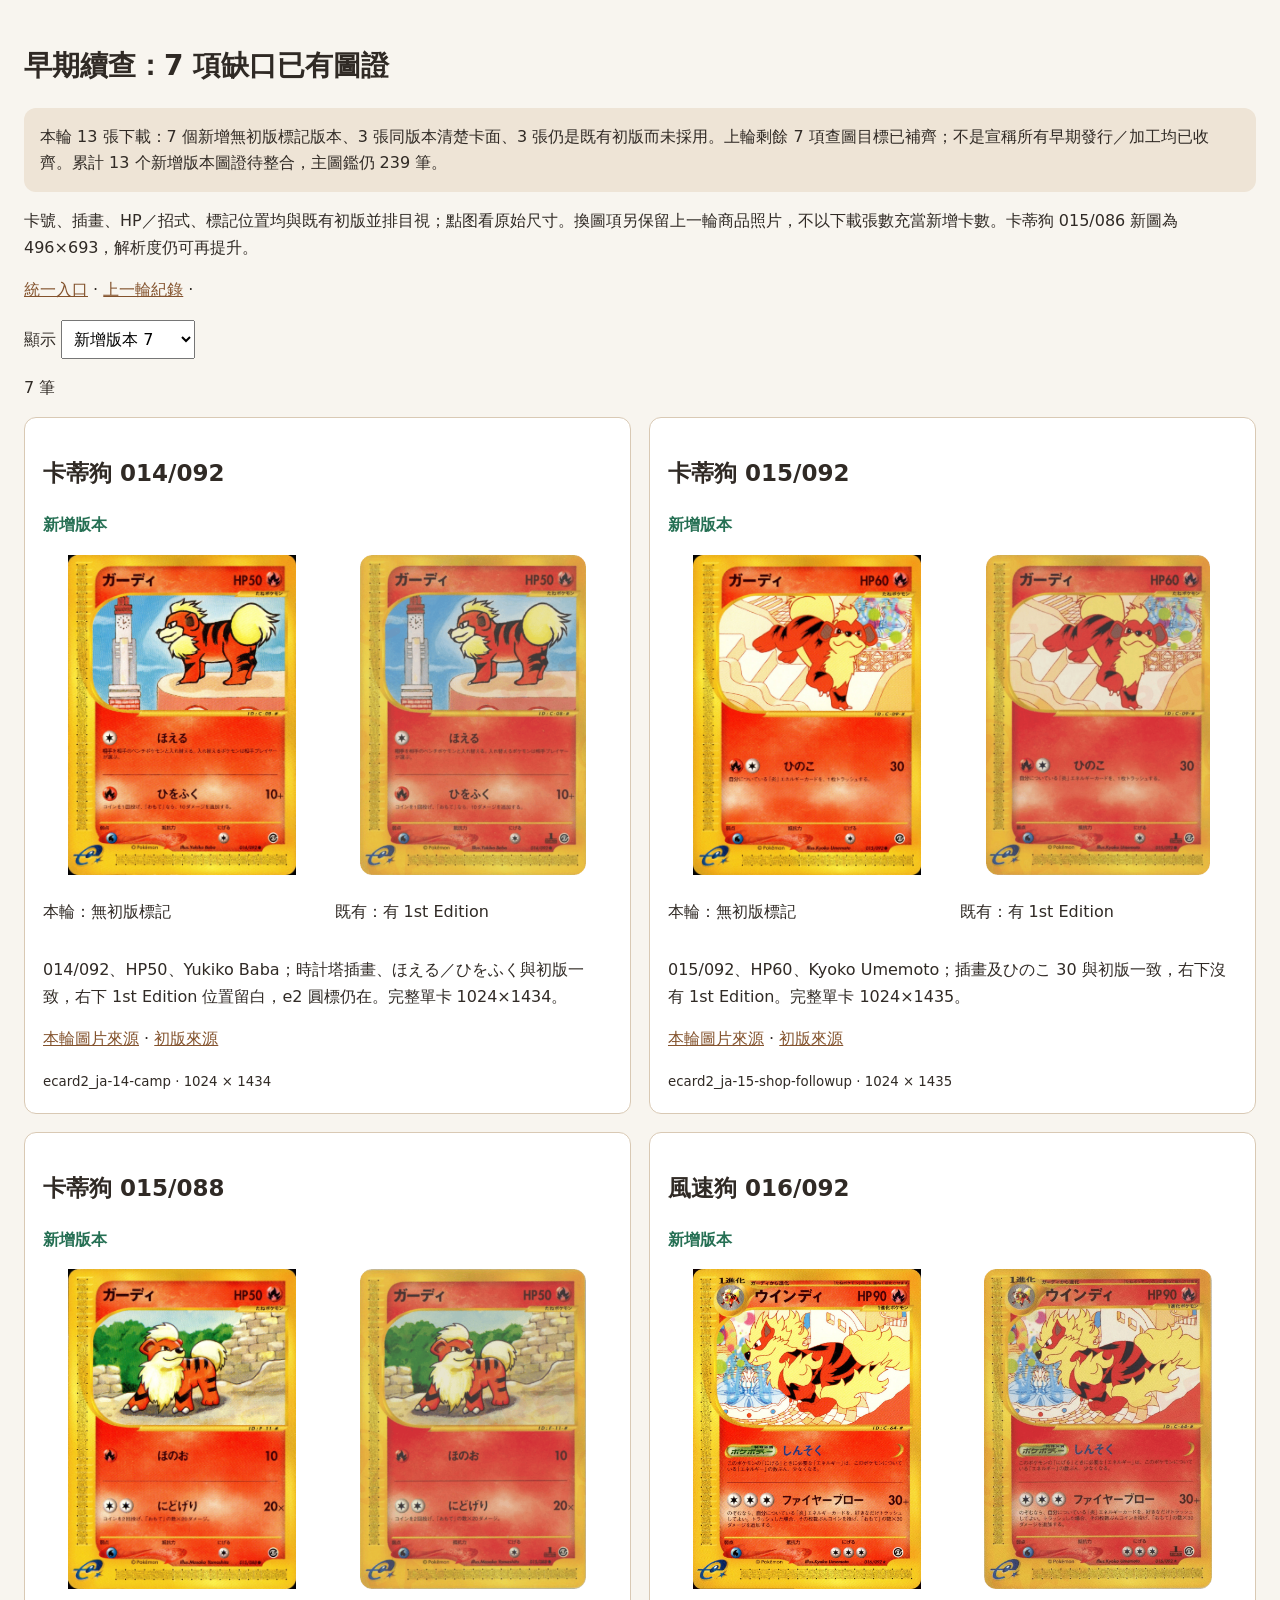
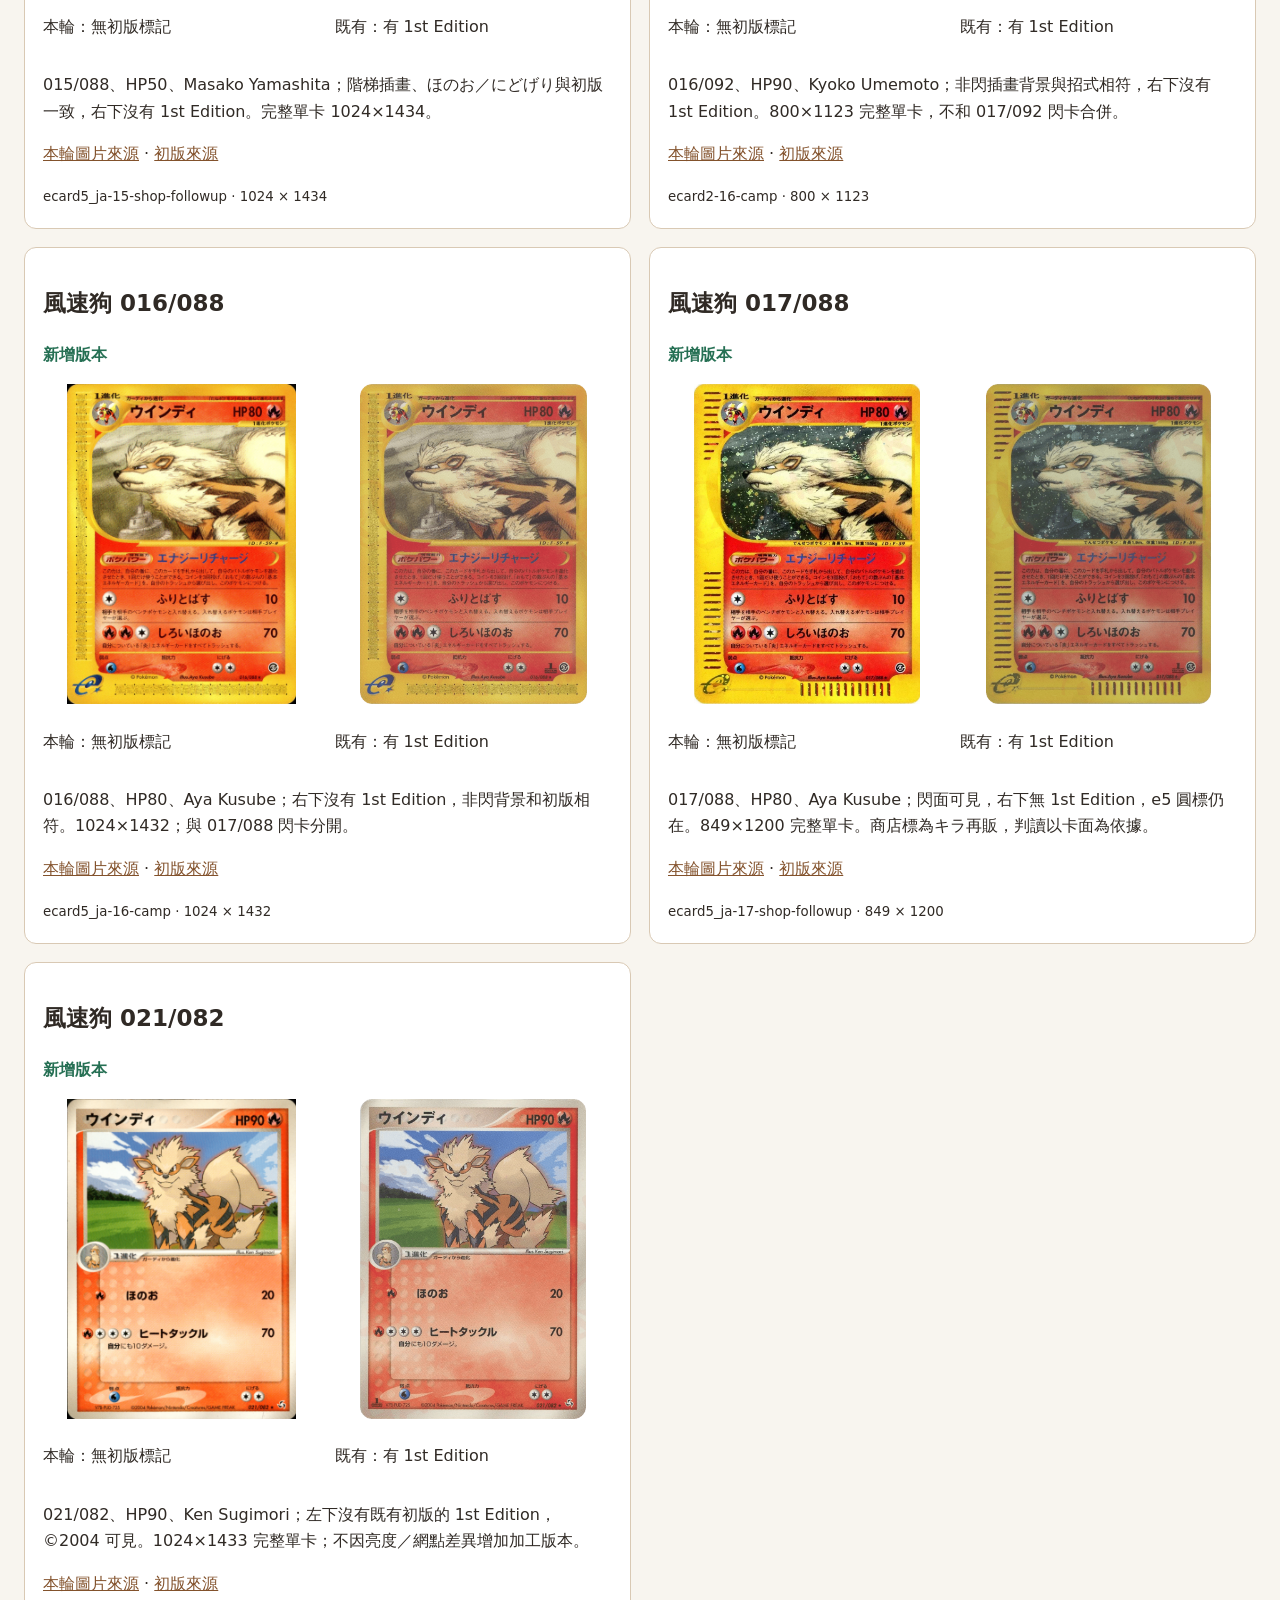
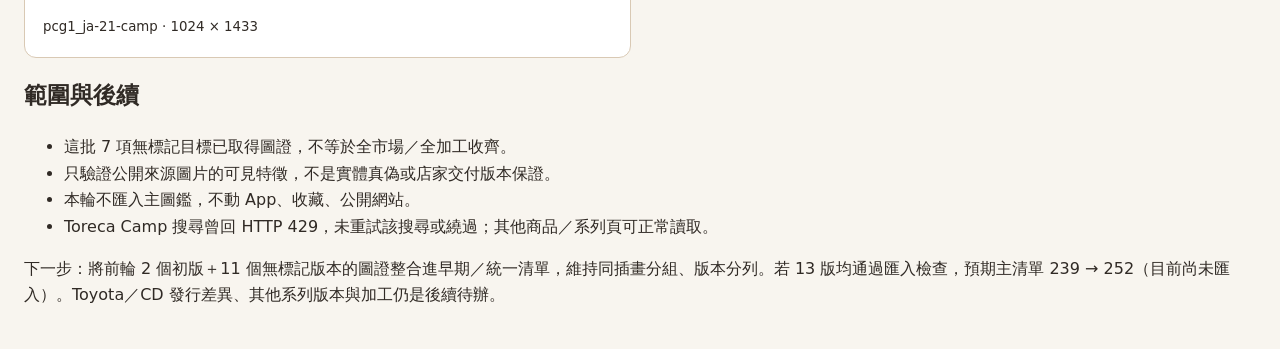
<file: reviews/latest/index.html>
<!doctype html><html lang="zh-Hant"><meta charset="utf-8"><meta name="viewport" content="width=device-width,initial-scale=1"><title>早期續查 · 7 個版本與 3 張換圖</title><style>*{box-sizing:border-box}body{margin:0;background:#f8f5ef;color:#302a25;font:16px/1.65 system-ui}main{max-width:1280px;margin:auto;padding:24px}h1{font-size:28px}h2{font-size:23px}.notice{background:#eee4d6;padding:16px;border-radius:12px}a{color:#83522c}select{font:inherit;padding:8px}.grid{display:grid;grid-template-columns:repeat(2,minmax(0,1fr));gap:18px}article{background:white;border:1px solid #d9c9b4;border-radius:12px;padding:18px;min-width:0;overflow-wrap:anywhere}article[hidden]{display:none}.pair{display:grid;grid-template-columns:1fr 1fr;gap:14px}img{width:100%;height:320px;object-fit:contain}.tag{color:#267054;font-weight:bold}.old{border-top:1px solid #ddd;padding-top:12px}.old img{height:230px}small{overflow-wrap:anywhere}@media(max-width:760px){main{padding:14px}.grid{grid-template-columns:1fr}h1{font-size:24px}.pair img{height:240px}}</style><main><h1>早期續查：7 項缺口已有圖證</h1><p class="notice">本輪 13 張下載：7 個新增無初版標記版本、3 張同版本清楚卡面、3 張仍是既有初版而未採用。上輪剩餘 7 項查圖目標已補齊；不是宣稱所有早期發行／加工均已收齊。累計 13 个新增版本圖證待整合，主圖鑑仍 239 筆。</p><p>卡號、插畫、HP／招式、標記位置均與既有初版並排目視；點图看原始尺寸。換圖項另保留上一輪商品照片，不以下載張數充當新增卡數。卡蒂狗 015/086 新圖為 496×693，解析度仍可再提升。</p><p><a href="../../index.html">統一入口</a> · <a href="../unlimited/index.html">上一輪紀錄</a> · </p><label>顯示 <select id="filter"><option value="new-evidence">新增版本 7</option><option value="image-upgrade">改善主圖 3</option><option value="same-edition">同版不採用 3</option><option value="all">全部 13</option></select></label><p id="count">7 筆</p><div class="grid"><article data-decision="new-evidence" ><h2>卡蒂狗 014/092</h2><p class="tag">新增版本</p><div class="pair"><div><a href="images/c451c840bc3dc88cbf284a8918f576dad3683a48ee9755485d48ed0aefa84f46.jpg" target="_blank" rel="noopener"><img src="images/c451c840bc3dc88cbf284a8918f576dad3683a48ee9755485d48ed0aefa84f46.jpg" alt="本輪 014/092"></a><p>本輪：無初版標記</p></div><div><a href="images/eb201fa0debafdce01bda6c39c98432543634110e601886832306d8edc4515cd.png" target="_blank" rel="noopener"><img src="images/eb201fa0debafdce01bda6c39c98432543634110e601886832306d8edc4515cd.png" alt="既有初版 014/092"></a><p>既有：有 1st Edition</p></div></div><p>014/092、HP50、Yukiko Baba；時計塔插畫、ほえる／ひをふく與初版一致，右下 1st Edition 位置留白，e2 圓標仍在。完整單卡 1024×1434。</p><p><a href="https://torecacamp-pokemon.com/products/rc_itnyb849rjfg_fnxi" target="_blank" rel="noopener">本輪圖片來源</a> · <a href="https://bulbapedia.bulbagarden.net/wiki/Growlithe_(Aquapolis_80)" target="_blank" rel="noopener">初版來源</a></p><small>ecard2_ja-14-camp · 1024 × 1434</small></article><article data-decision="new-evidence" ><h2>卡蒂狗 015/092</h2><p class="tag">新增版本</p><div class="pair"><div><a href="images/58ba7e5c98dd9696bc197940590818743413ec961c9679669cec5769df9575bd.jpg" target="_blank" rel="noopener"><img src="images/58ba7e5c98dd9696bc197940590818743413ec961c9679669cec5769df9575bd.jpg" alt="本輪 015/092"></a><p>本輪：無初版標記</p></div><div><a href="images/018f8ee572e54b3bee4ee40adaa7aded944fb7b88f11d5f5be816c495f0f8a16.png" target="_blank" rel="noopener"><img src="images/018f8ee572e54b3bee4ee40adaa7aded944fb7b88f11d5f5be816c495f0f8a16.png" alt="既有初版 015/092"></a><p>既有：有 1st Edition</p></div></div><p>015/092、HP60、Kyoko Umemoto；插畫及ひのこ 30 與初版一致，右下沒有 1st Edition。完整單卡 1024×1435。</p><p><a href="https://torecacamp-pokemon.com/products/rc_it0b46vq846q_4sbm" target="_blank" rel="noopener">本輪圖片來源</a> · <a href="https://bulbapedia.bulbagarden.net/wiki/Growlithe_(Aquapolis_51)" target="_blank" rel="noopener">初版來源</a></p><small>ecard2_ja-15-shop-followup · 1024 × 1435</small></article><article data-decision="new-evidence" ><h2>卡蒂狗 015/088</h2><p class="tag">新增版本</p><div class="pair"><div><a href="images/80a20781ae2e8866566fff9fe3419be3896e32f077ae0d05bc0d58c6089176c5.jpg" target="_blank" rel="noopener"><img src="images/80a20781ae2e8866566fff9fe3419be3896e32f077ae0d05bc0d58c6089176c5.jpg" alt="本輪 015/088"></a><p>本輪：無初版標記</p></div><div><a href="images/82c35b66739cd088b4102df0eb3d6c44e50d851bbe40b6948fe0fd85067e299b.png" target="_blank" rel="noopener"><img src="images/82c35b66739cd088b4102df0eb3d6c44e50d851bbe40b6948fe0fd85067e299b.png" alt="既有初版 015/088"></a><p>既有：有 1st Edition</p></div></div><p>015/088、HP50、Masako Yamashita；階梯插畫、ほのお／にどげり與初版一致，右下沒有 1st Edition。完整單卡 1024×1434。</p><p><a href="https://torecacamp-pokemon.com/products/rc_itax31oj2r7k_gln5" target="_blank" rel="noopener">本輪圖片來源</a> · <a href="https://bulbapedia.bulbagarden.net/wiki/Growlithe_(Skyridge_62)" target="_blank" rel="noopener">初版來源</a></p><small>ecard5_ja-15-shop-followup · 1024 × 1434</small></article><article data-decision="new-evidence" ><h2>風速狗 016/092</h2><p class="tag">新增版本</p><div class="pair"><div><a href="images/9dd1467a459578f6187fbeb6588e9b8342b23bd5b0eee3c8dfa2f0d55b75a84c.jpg" target="_blank" rel="noopener"><img src="images/9dd1467a459578f6187fbeb6588e9b8342b23bd5b0eee3c8dfa2f0d55b75a84c.jpg" alt="本輪 016/092"></a><p>本輪：無初版標記</p></div><div><a href="images/fda2cd569bb0cf41d1b84d4e17e2d2b25242a82e93b570baf1cd5b7ae6d1e5b3.png" target="_blank" rel="noopener"><img src="images/fda2cd569bb0cf41d1b84d4e17e2d2b25242a82e93b570baf1cd5b7ae6d1e5b3.png" alt="既有初版 016/092"></a><p>既有：有 1st Edition</p></div></div><p>016/092、HP90、Kyoko Umemoto；非閃插畫背景與招式相符，右下沒有 1st Edition。800×1123 完整單卡，不和 017/092 閃卡合併。</p><p><a href="https://torecacamp-pokemon.com/products/rc_itpazv5az7u0_czcr" target="_blank" rel="noopener">本輪圖片來源</a> · <a href="https://bulbapedia.bulbagarden.net/wiki/Arcanine_(Aquapolis_H2)" target="_blank" rel="noopener">初版來源</a></p><small>ecard2-16-camp · 800 × 1123</small></article><article data-decision="new-evidence" ><h2>風速狗 016/088</h2><p class="tag">新增版本</p><div class="pair"><div><a href="images/d5ef71096cc83390db7f7e2016b4c436350ce9112b806f75ef28fb20b932047e.jpg" target="_blank" rel="noopener"><img src="images/d5ef71096cc83390db7f7e2016b4c436350ce9112b806f75ef28fb20b932047e.jpg" alt="本輪 016/088"></a><p>本輪：無初版標記</p></div><div><a href="images/a9d0e2a9210ab8fa30d9b42b8b9fe698f211bc1764581df92b4fb07163658cce.png" target="_blank" rel="noopener"><img src="images/a9d0e2a9210ab8fa30d9b42b8b9fe698f211bc1764581df92b4fb07163658cce.png" alt="既有初版 016/088"></a><p>既有：有 1st Edition</p></div></div><p>016/088、HP80、Aya Kusube；右下沒有 1st Edition，非閃背景和初版相符。1024×1432；與 017/088 閃卡分開。</p><p><a href="https://torecacamp-pokemon.com/products/rc_it1z50rk2k62_8znv" target="_blank" rel="noopener">本輪圖片來源</a> · <a href="https://bulbapedia.bulbagarden.net/wiki/Arcanine_(Skyridge_H2)" target="_blank" rel="noopener">初版來源</a></p><small>ecard5_ja-16-camp · 1024 × 1432</small></article><article data-decision="new-evidence" ><h2>風速狗 017/088</h2><p class="tag">新增版本</p><div class="pair"><div><a href="images/69aa1c931b837176cf3b2aa2202c674b679a2a3d23e52e172a3f5169f1a5399f.jpg" target="_blank" rel="noopener"><img src="images/69aa1c931b837176cf3b2aa2202c674b679a2a3d23e52e172a3f5169f1a5399f.jpg" alt="本輪 017/088"></a><p>本輪：無初版標記</p></div><div><a href="images/4934779a9ca322ac075e856705c588bde416291f34cb7730c5c80f1991a20fe2.png" target="_blank" rel="noopener"><img src="images/4934779a9ca322ac075e856705c588bde416291f34cb7730c5c80f1991a20fe2.png" alt="既有初版 017/088"></a><p>既有：有 1st Edition</p></div></div><p>017/088、HP80、Aya Kusube；閃面可見，右下無 1st Edition，e5 圓標仍在。849×1200 完整單卡。商店標為キラ再販，判讀以卡面為依據。</p><p><a href="https://www.hareruya2.com/en/products/9064102068544" target="_blank" rel="noopener">本輪圖片來源</a> · <a href="https://bulbapedia.bulbagarden.net/wiki/Arcanine_(Skyridge_H2)" target="_blank" rel="noopener">初版來源</a></p><small>ecard5_ja-17-shop-followup · 849 × 1200</small></article><article data-decision="new-evidence" ><h2>風速狗 021/082</h2><p class="tag">新增版本</p><div class="pair"><div><a href="images/217977c055cabe08b64a44f538178422a81aa1d2280e59149d612a4a6b08bef6.png" target="_blank" rel="noopener"><img src="images/217977c055cabe08b64a44f538178422a81aa1d2280e59149d612a4a6b08bef6.png" alt="本輪 021/082"></a><p>本輪：無初版標記</p></div><div><a href="images/00458b16d9df4950d1dfd5608516641562a9866c03a60e8884869567256785cc.png" target="_blank" rel="noopener"><img src="images/00458b16d9df4950d1dfd5608516641562a9866c03a60e8884869567256785cc.png" alt="既有初版 021/082"></a><p>既有：有 1st Edition</p></div></div><p>021/082、HP90、Ken Sugimori；左下沒有既有初版的 1st Edition，©2004 可見。1024×1433 完整單卡；不因亮度／網點差異增加加工版本。</p><p><a href="https://torecacamp-pokemon.com/products/rc_itpckn9hcrdi_whbf" target="_blank" rel="noopener">本輪圖片來源</a> · <a href="https://bulbapedia.bulbagarden.net/wiki/Arcanine_(EX_FireRed_%26_LeafGreen_18)" target="_blank" rel="noopener">初版來源</a></p><small>pcg1_ja-21-camp · 1024 × 1433</small></article><article data-decision="image-upgrade" hidden><h2>卡蒂狗 013/080</h2><p class="tag">改善主圖</p><div class="pair"><div><a href="images/d244979bde2a7f1737ba9c4c65a65ebbb2f4a80408982821c0a484771dc528d5.jpg" target="_blank" rel="noopener"><img src="images/d244979bde2a7f1737ba9c4c65a65ebbb2f4a80408982821c0a484771dc528d5.jpg" alt="本輪 013/080"></a><p>本輪：無初版標記</p></div><div><a href="images/b7410b8f61ea6a78f3b0cce68131eceac69002ca7752d3b6ce7903805e9ebe3a.png" target="_blank" rel="noopener"><img src="images/b7410b8f61ea6a78f3b0cce68131eceac69002ca7752d3b6ce7903805e9ebe3a.png" alt="既有初版 013/080"></a><p>既有：有 1st Edition</p></div></div><p>013/080、HP50、Hajime Kusajima，左下無初版標記，與上輪雙卡照右側同版。取得 1024×1436 完整單卡，改善透視與雙卡構圖；不算新增版本。</p><div class="old"><a href="images/9356c48b3f30febd577aaf4fc1d1f9919704cc418f925b10c817b7797cb08421.jpg" target="_blank" rel="noopener"><img src="images/9356c48b3f30febd577aaf4fc1d1f9919704cc418f925b10c817b7797cb08421.jpg" alt="上輪同版商品照"></a><p>上輪同一無標記版本（保留，不再新增） · <a href="https://paypayfleamarket.yahoo.co.jp/item/z565118998" target="_blank" rel="noopener">原來源</a></p></div><p><a href="https://torecacamp-pokemon.com/products/rc_it829hd8uyjs_uwgf" target="_blank" rel="noopener">本輪圖片來源</a> · <a href="https://bulbapedia.bulbagarden.net/wiki/Growlithe_(EX_Sandstorm_65)" target="_blank" rel="noopener">初版來源</a></p><small>adv4_ja-13-shop-followup · 1024 × 1436</small></article><article data-decision="image-upgrade" hidden><h2>風速狗 017/092</h2><p class="tag">改善主圖</p><div class="pair"><div><a href="images/c53fbb4e4fbea606a75e9a1890cb7e1c47d539335b9269aff167289b97992cf0.jpg" target="_blank" rel="noopener"><img src="images/c53fbb4e4fbea606a75e9a1890cb7e1c47d539335b9269aff167289b97992cf0.jpg" alt="本輪 017/092"></a><p>本輪：無初版標記</p></div><div><a href="images/db6b169b2fc31c314a64cdf35876ad0f9833fcd76e4907086abac38bb684593c.png" target="_blank" rel="noopener"><img src="images/db6b169b2fc31c314a64cdf35876ad0f9833fcd76e4907086abac38bb684593c.png" alt="既有初版 017/092"></a><p>既有：有 1st Edition</p></div></div><p>017/092、HP90、Kyoko Umemoto，右下無初版標記、閃面可見，與上輪鑑定殼照片同版。735×1037 完整卡面，不含鑑定殼；不算新增版本。</p><div class="old"><a href="images/b476835decf9f6065f6d30272ca46007d41caaaa82f141c1eceb9fe122c0dc6f.jpg" target="_blank" rel="noopener"><img src="images/b476835decf9f6065f6d30272ca46007d41caaaa82f141c1eceb9fe122c0dc6f.jpg" alt="上輪同版商品照"></a><p>上輪同一無標記版本（保留，不再新增） · <a href="https://magi.camp/items/1696556167" target="_blank" rel="noopener">原來源</a></p></div><p><a href="https://www.hareruya2.com/en/products/9064030929216" target="_blank" rel="noopener">本輪圖片來源</a> · <a href="https://bulbapedia.bulbagarden.net/wiki/Arcanine_(Aquapolis_H2)" target="_blank" rel="noopener">初版來源</a></p><small>ecard2_ja-17-shop-followup · 735 × 1037</small></article><article data-decision="image-upgrade" hidden><h2>卡蒂狗 015/086</h2><p class="tag">改善主圖</p><div class="pair"><div><a href="images/3f34a23bfc1962a837143b26d70aa27679a47c136e8cb9f41f5d8c35531016f6.jpg" target="_blank" rel="noopener"><img src="images/3f34a23bfc1962a837143b26d70aa27679a47c136e8cb9f41f5d8c35531016f6.jpg" alt="本輪 015/086"></a><p>本輪：無初版標記</p></div><div><a href="images/a50573f29c4efc3cebfef952125df2f3775cba7e149b44a707ba4a5cf15158ff.png" target="_blank" rel="noopener"><img src="images/a50573f29c4efc3cebfef952125df2f3775cba7e149b44a707ba4a5cf15158ff.png" alt="既有初版 015/086"></a><p>既有：有 1st Edition</p></div></div><p>015/086、HP50、Kanako Eo，左下無初版標記，©2005；與上輪 Yahoo 商品照同版。完整卡面 496×693，雖然檔案尺寸較小，卡面佔滿畫面且無右下大片反光，比原含白邊透視照更適合展示；解析度仍可改善。</p><div class="old"><a href="images/94fb4fecc77fd9ad4268ded34fab9a7bc02b72028992b34d51b21a84aff6f730.jpg" target="_blank" rel="noopener"><img src="images/94fb4fecc77fd9ad4268ded34fab9a7bc02b72028992b34d51b21a84aff6f730.jpg" alt="上輪同版商品照"></a><p>上輪同一無標記版本（保留，不再新增） · <a href="https://store.shopping.yahoo.co.jp/furiiaiyk/ph74.html" target="_blank" rel="noopener">原來源</a></p></div><p><a href="https://torecacamp-pokemon.com/products/rc_it63s9d5kon8_2ni4" target="_blank" rel="noopener">本輪圖片來源</a> · <a href="https://bulbapedia.bulbagarden.net/wiki/Growlithe_(EX_Legend_Maker_55)" target="_blank" rel="noopener">初版來源</a></p><small>pcg5-15-camp · 496 × 693</small></article><article data-decision="same-edition" hidden><h2>風速狗 021/082</h2><p class="tag">同版不採用</p><div class="pair"><div><a href="images/67f6aa4664d8b50ed08f53b69ff2a747258fc1d9d82c3e2a71a8e8325956a7c4.jpg" target="_blank" rel="noopener"><img src="images/67f6aa4664d8b50ed08f53b69ff2a747258fc1d9d82c3e2a71a8e8325956a7c4.jpg" alt="本輪 021/082"></a><p>本輪：有 1st Edition</p></div><div><a href="images/00458b16d9df4950d1dfd5608516641562a9866c03a60e8884869567256785cc.png" target="_blank" rel="noopener"><img src="images/00458b16d9df4950d1dfd5608516641562a9866c03a60e8884869567256785cc.png" alt="既有初版 021/082"></a><p>既有：有 1st Edition</p></div></div><p>晴れる屋2 的 021/082 圖左下仍有 1st Edition，與既有初版相同，不採用為無標記版。</p><p><a href="https://www.hareruya2.com/en/products/9014052323648" target="_blank" rel="noopener">本輪圖片來源</a> · <a href="https://bulbapedia.bulbagarden.net/wiki/Arcanine_(EX_FireRed_%26_LeafGreen_18)" target="_blank" rel="noopener">初版來源</a></p><small>pcg1_ja-21-shop-followup · 740 × 1044</small></article><article data-decision="same-edition" hidden><h2>風速狗 016/088</h2><p class="tag">同版不採用</p><div class="pair"><div><a href="images/0b970066fb3bde04a80e215eb8d8ac989213c7d30b1e4b9372f1a7795ed8e336.jpg" target="_blank" rel="noopener"><img src="images/0b970066fb3bde04a80e215eb8d8ac989213c7d30b1e4b9372f1a7795ed8e336.jpg" alt="本輪 016/088"></a><p>本輪：有 1st Edition</p></div><div><a href="images/a9d0e2a9210ab8fa30d9b42b8b9fe698f211bc1764581df92b4fb07163658cce.png" target="_blank" rel="noopener"><img src="images/a9d0e2a9210ab8fa30d9b42b8b9fe698f211bc1764581df92b4fb07163658cce.png" alt="既有初版 016/088"></a><p>既有：有 1st Edition</p></div></div><p>晴れる屋2 的 016/088 圖右下仍有 1st Edition，與既有初版相同。</p><p><a href="https://www.hareruya2.com/en/products/9013967618368" target="_blank" rel="noopener">本輪圖片來源</a> · <a href="https://bulbapedia.bulbagarden.net/wiki/Arcanine_(Skyridge_H2)" target="_blank" rel="noopener">初版來源</a></p><small>ecard5-16-hareruya · 740 × 1042</small></article><article data-decision="same-edition" hidden><h2>風速狗 016/092</h2><p class="tag">同版不採用</p><div class="pair"><div><a href="images/60b73e6cb4517be1c6603ec89b6a44b9957f78ea8e4728e8dccd3aa5cd9ef20a.jpg" target="_blank" rel="noopener"><img src="images/60b73e6cb4517be1c6603ec89b6a44b9957f78ea8e4728e8dccd3aa5cd9ef20a.jpg" alt="本輪 016/092"></a><p>本輪：有 1st Edition</p></div><div><a href="images/fda2cd569bb0cf41d1b84d4e17e2d2b25242a82e93b570baf1cd5b7ae6d1e5b3.png" target="_blank" rel="noopener"><img src="images/fda2cd569bb0cf41d1b84d4e17e2d2b25242a82e93b570baf1cd5b7ae6d1e5b3.png" alt="既有初版 016/092"></a><p>既有：有 1st Edition</p></div></div><p>晴れる屋2 的 016/092 圖右下仍有 1st Edition，與既有初版相同。</p><p><a href="https://www.hareruya2.com/en/products/9013894873408" target="_blank" rel="noopener">本輪圖片來源</a> · <a href="https://bulbapedia.bulbagarden.net/wiki/Arcanine_(Aquapolis_H2)" target="_blank" rel="noopener">初版來源</a></p><small>ecard2-16-hareruya · 743 × 1039</small></article></div><h2>範圍與後續</h2><ul><li>這批 7 項無標記目標已取得圖證，不等於全市場／全加工收齊。</li><li>只驗證公開來源圖片的可見特徵，不是實體真偽或店家交付版本保證。</li><li>本輪不匯入主圖鑑，不動 App、收藏、公開網站。</li><li>Toreca Camp 搜尋曾回 HTTP 429，未重試該搜尋或繞過；其他商品／系列頁可正常讀取。</li></ul><p>下一步：將前輪 2 個初版＋11 個無標記版本的圖證整合進早期／統一清單，維持同插畫分組、版本分列。若 13 版均通過匯入檢查，預期主清單 239 → 252（目前尚未匯入）。Toyota／CD 發行差異、其他系列版本與加工仍是後續待辦。</p></main><script>document.getElementById('filter').addEventListener('change',e=>{let n=0;for(const row of document.querySelectorAll('article')){row.hidden=e.target.value!=='all'&&row.dataset.decision!==e.target.value;if(!row.hidden)n++;}document.getElementById('count').textContent=n+' 筆';});</script></html>
</file>
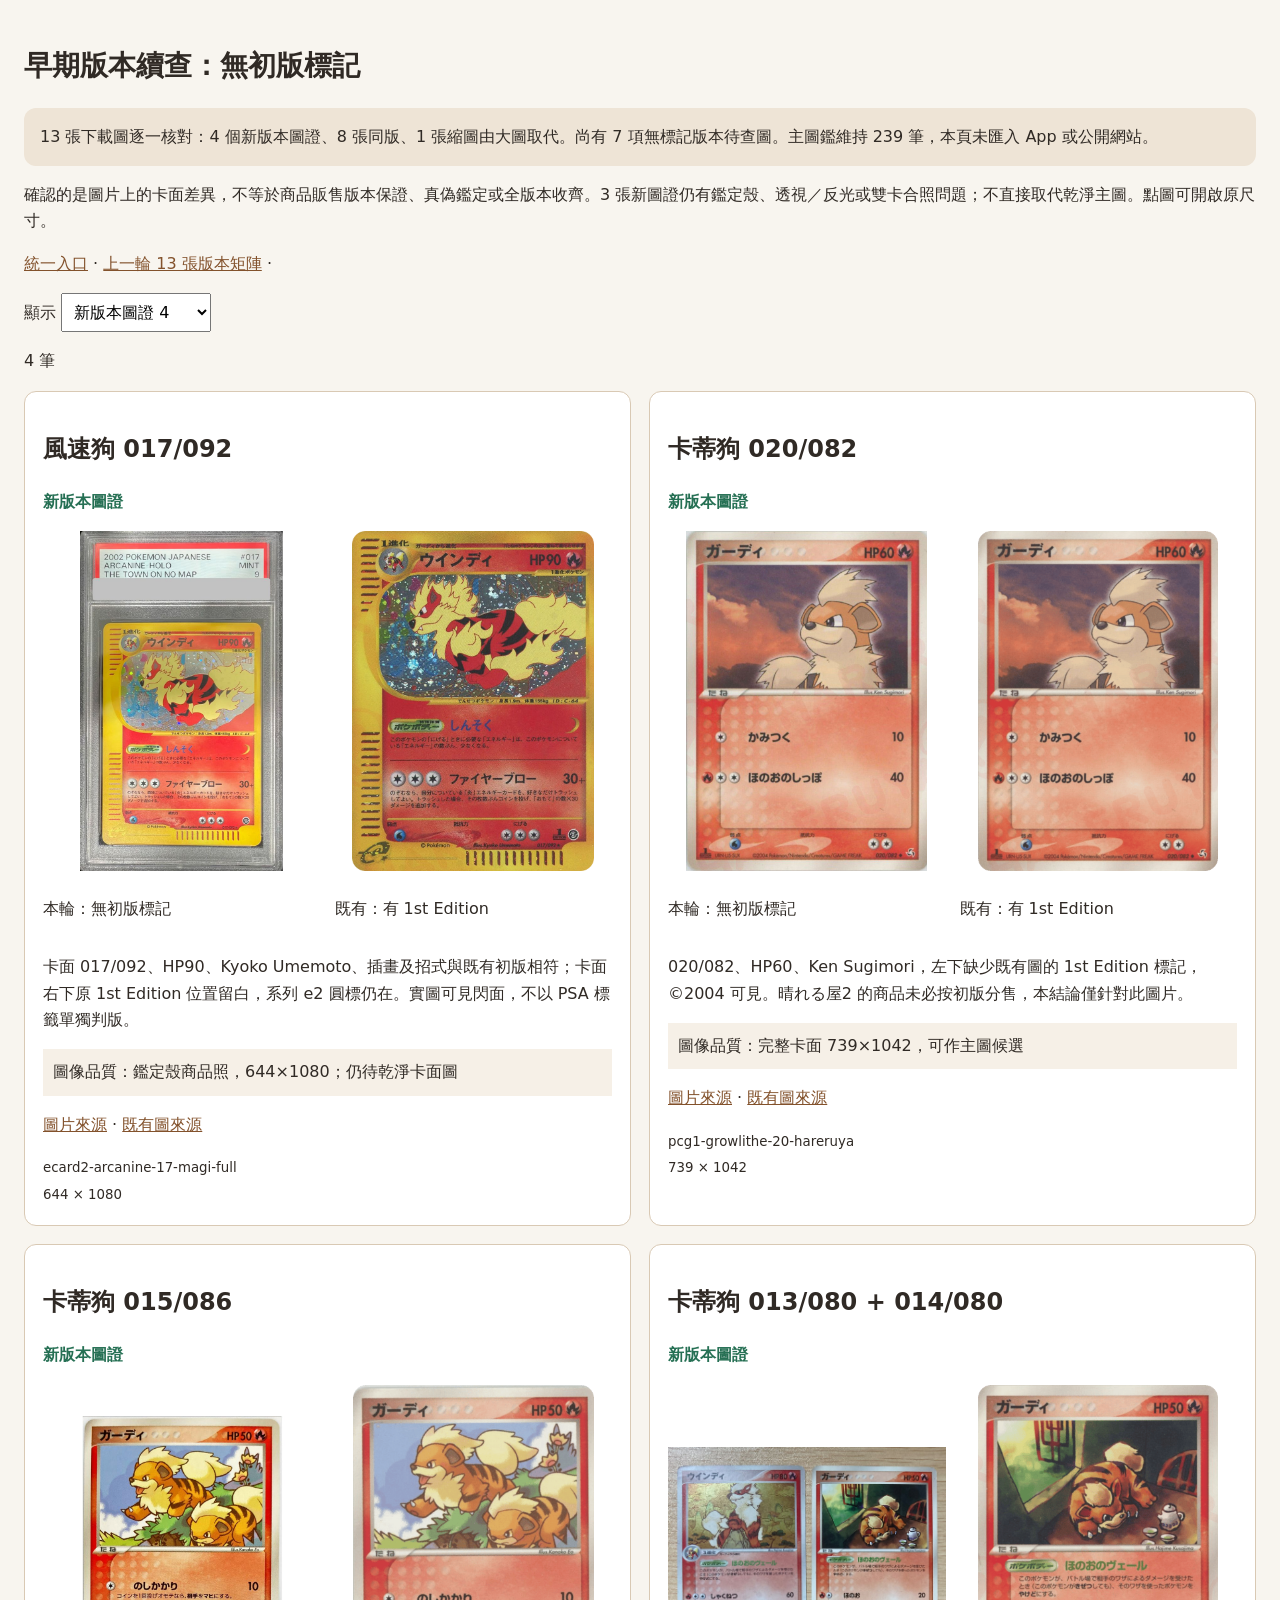
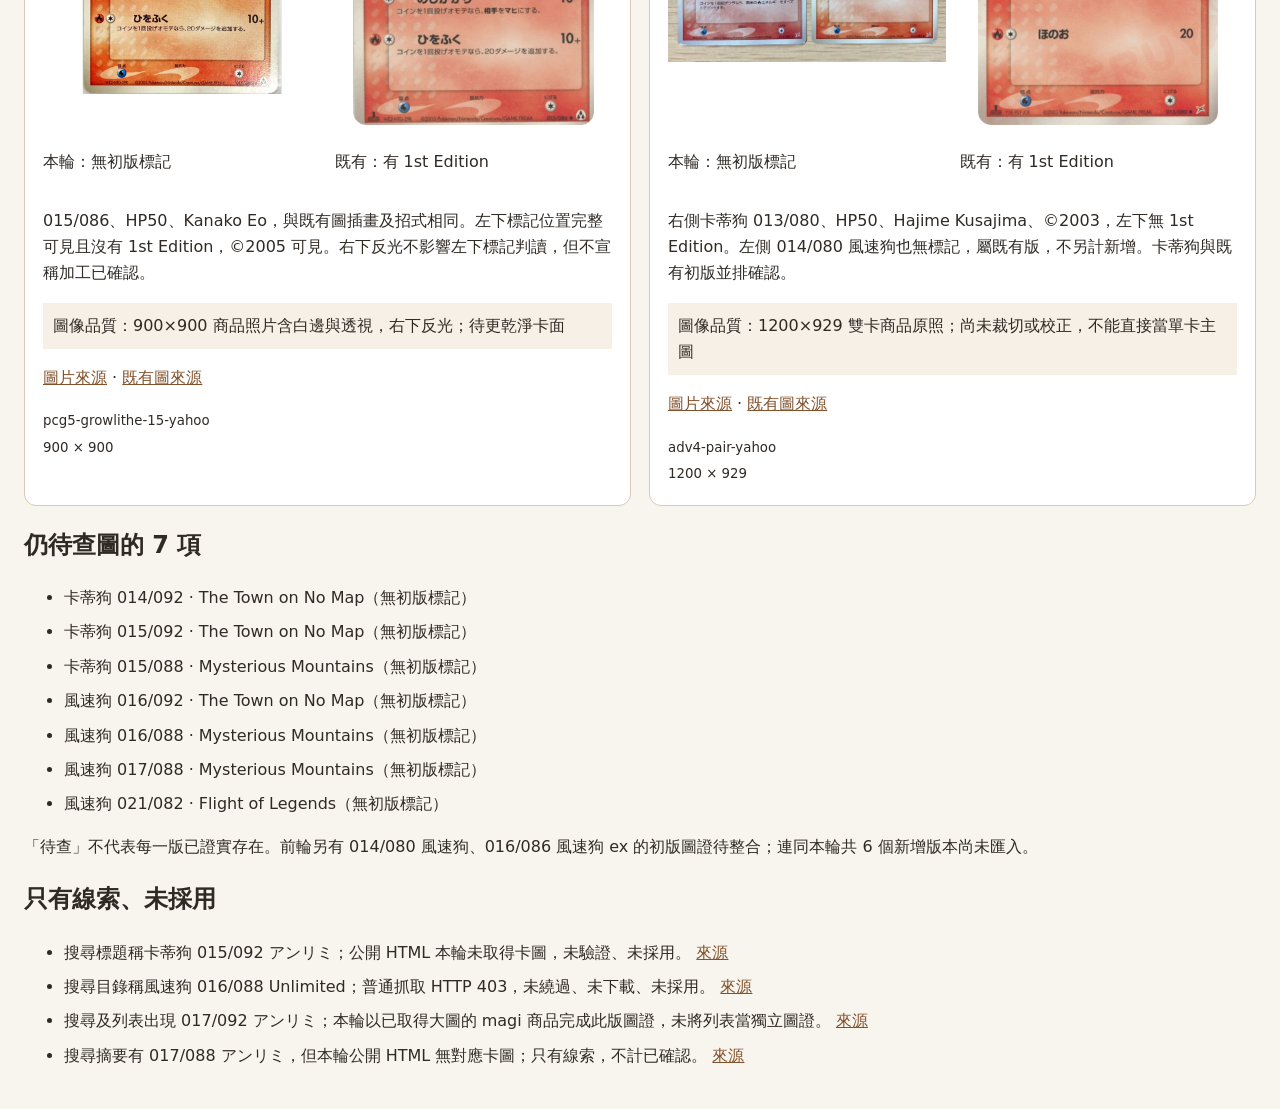
<file: reviews/unlimited/index.html>
<!doctype html><html lang="zh-Hant"><meta charset="utf-8"><meta name="viewport" content="width=device-width,initial-scale=1"><title>無初版標記補查 · 4 個新版本圖證</title><style>*{box-sizing:border-box}body{margin:0;background:#f8f5ef;color:#302a25;font:16px/1.65 system-ui}main{max-width:1280px;margin:auto;padding:24px}h1{font-size:28px}.notice{background:#eee4d6;padding:16px;border-radius:12px}a{color:#83522c}select{font:inherit;padding:8px}.grid{display:grid;grid-template-columns:repeat(2,minmax(0,1fr));gap:18px}article{background:white;border:1px solid #d9c9b4;border-radius:12px;padding:18px;min-width:0;overflow-wrap:anywhere}article[hidden]{display:none}.pair{display:grid;grid-template-columns:1fr 1fr;gap:14px}img{width:100%;height:340px;object-fit:contain}.tag{color:#267054;font-weight:bold}.quality{background:#f6f0e7;padding:10px}small{overflow-wrap:anywhere}li{margin:8px 0}@media(max-width:760px){main{padding:14px}.grid{grid-template-columns:1fr}h1{font-size:24px}.pair img{height:240px}}</style><main><h1>早期版本續查：無初版標記</h1><p class="notice">13 張下載圖逐一核對：4 個新版本圖證、8 張同版、1 張縮圖由大圖取代。尚有 7 項無標記版本待查圖。主圖鑑維持 239 筆，本頁未匯入 App 或公開網站。</p><p>確認的是圖片上的卡面差異，不等於商品販售版本保證、真偽鑑定或全版本收齊。3 張新圖證仍有鑑定殼、透視／反光或雙卡合照問題；不直接取代乾淨主圖。點圖可開啟原尺寸。</p><p><a href="../../index.html">統一入口</a> · <a href="../versions/index.html">上一輪 13 張版本矩陣</a> · </p><label>顯示 <select id="filter"><option value="new-evidence">新版本圖證 4</option><option value="same-edition">同版，不新增 8</option><option value="superseded">縮圖 1</option><option value="all">全部下載圖 13</option></select></label><p id="count">4 筆</p><div class="grid"><article data-decision="new-evidence" ><h2>風速狗 017/092</h2><p class="tag">新版本圖證</p><div class="pair"><div><a href="images/b476835decf9f6065f6d30272ca46007d41caaaa82f141c1eceb9fe122c0dc6f.jpg" target="_blank" rel="noopener"><img src="images/b476835decf9f6065f6d30272ca46007d41caaaa82f141c1eceb9fe122c0dc6f.jpg" alt="本輪 017/092"></a><p>本輪：無初版標記</p></div><div><a href="images/db6b169b2fc31c314a64cdf35876ad0f9833fcd76e4907086abac38bb684593c.png" target="_blank" rel="noopener"><img src="images/db6b169b2fc31c314a64cdf35876ad0f9833fcd76e4907086abac38bb684593c.png" alt="既有初版 017/092"></a><p>既有：有 1st Edition</p></div></div><p>卡面 017/092、HP90、Kyoko Umemoto、插畫及招式與既有初版相符；卡面右下原 1st Edition 位置留白，系列 e2 圓標仍在。實圖可見閃面，不以 PSA 標籤單獨判版。</p><p class="quality">圖像品質：鑑定殼商品照，644×1080；仍待乾淨卡面圖</p><p><a href="https://magi.camp/items/1696556167" target="_blank" rel="noopener">圖片來源</a> · <a href="https://bulbapedia.bulbagarden.net/wiki/Arcanine_(Aquapolis_H2)" target="_blank" rel="noopener">既有圖來源</a></p><small>ecard2-arcanine-17-magi-full<br>644 × 1080</small></article><article data-decision="new-evidence" ><h2>卡蒂狗 020/082</h2><p class="tag">新版本圖證</p><div class="pair"><div><a href="images/8a349031f5a4a8705b5f293ac2ed27b2fedde7296fdf241884ef58ba71c55a54.jpg" target="_blank" rel="noopener"><img src="images/8a349031f5a4a8705b5f293ac2ed27b2fedde7296fdf241884ef58ba71c55a54.jpg" alt="本輪 020/082"></a><p>本輪：無初版標記</p></div><div><a href="images/29e199054abd9ee13d7c2ff8c74b8566b72fb11d36aaac5e7c9d3a233d9425ef.png" target="_blank" rel="noopener"><img src="images/29e199054abd9ee13d7c2ff8c74b8566b72fb11d36aaac5e7c9d3a233d9425ef.png" alt="既有初版 020/082"></a><p>既有：有 1st Edition</p></div></div><p>020/082、HP60、Ken Sugimori，左下缺少既有圖的 1st Edition 標記，©2004 可見。晴れる屋2 的商品未必按初版分售，本結論僅針對此圖片。</p><p class="quality">圖像品質：完整卡面 739×1042，可作主圖候選</p><p><a href="https://www.hareruya2.com/en/products/9014051045696" target="_blank" rel="noopener">圖片來源</a> · <a href="https://bulbapedia.bulbagarden.net/wiki/Growlithe_(EX_FireRed_%26_LeafGreen_64)" target="_blank" rel="noopener">既有圖來源</a></p><small>pcg1-growlithe-20-hareruya<br>739 × 1042</small></article><article data-decision="new-evidence" ><h2>卡蒂狗 015/086</h2><p class="tag">新版本圖證</p><div class="pair"><div><a href="images/94fb4fecc77fd9ad4268ded34fab9a7bc02b72028992b34d51b21a84aff6f730.jpg" target="_blank" rel="noopener"><img src="images/94fb4fecc77fd9ad4268ded34fab9a7bc02b72028992b34d51b21a84aff6f730.jpg" alt="本輪 015/086"></a><p>本輪：無初版標記</p></div><div><a href="images/a50573f29c4efc3cebfef952125df2f3775cba7e149b44a707ba4a5cf15158ff.png" target="_blank" rel="noopener"><img src="images/a50573f29c4efc3cebfef952125df2f3775cba7e149b44a707ba4a5cf15158ff.png" alt="既有初版 015/086"></a><p>既有：有 1st Edition</p></div></div><p>015/086、HP50、Kanako Eo，與既有圖插畫及招式相同。左下標記位置完整可見且沒有 1st Edition，©2005 可見。右下反光不影響左下標記判讀，但不宣稱加工已確認。</p><p class="quality">圖像品質：900×900 商品照片含白邊與透視，右下反光；待更乾淨卡面</p><p><a href="https://store.shopping.yahoo.co.jp/furiiaiyk/ph74.html" target="_blank" rel="noopener">圖片來源</a> · <a href="https://bulbapedia.bulbagarden.net/wiki/Growlithe_(EX_Legend_Maker_55)" target="_blank" rel="noopener">既有圖來源</a></p><small>pcg5-growlithe-15-yahoo<br>900 × 900</small></article><article data-decision="new-evidence" ><h2>卡蒂狗 013/080 + 014/080</h2><p class="tag">新版本圖證</p><div class="pair"><div><a href="images/9356c48b3f30febd577aaf4fc1d1f9919704cc418f925b10c817b7797cb08421.jpg" target="_blank" rel="noopener"><img src="images/9356c48b3f30febd577aaf4fc1d1f9919704cc418f925b10c817b7797cb08421.jpg" alt="本輪 013/080 + 014/080"></a><p>本輪：無初版標記</p></div><div><a href="images/b7410b8f61ea6a78f3b0cce68131eceac69002ca7752d3b6ce7903805e9ebe3a.png" target="_blank" rel="noopener"><img src="images/b7410b8f61ea6a78f3b0cce68131eceac69002ca7752d3b6ce7903805e9ebe3a.png" alt="既有初版 013/080"></a><p>既有：有 1st Edition</p></div></div><p>右側卡蒂狗 013/080、HP50、Hajime Kusajima、©2003，左下無 1st Edition。左側 014/080 風速狗也無標記，屬既有版，不另計新增。卡蒂狗與既有初版並排確認。</p><p class="quality">圖像品質：1200×929 雙卡商品原照；尚未裁切或校正，不能直接當單卡主圖</p><p><a href="https://paypayfleamarket.yahoo.co.jp/item/z565118998" target="_blank" rel="noopener">圖片來源</a> · <a href="https://bulbapedia.bulbagarden.net/wiki/Growlithe_(EX_Sandstorm_65)" target="_blank" rel="noopener">既有圖來源</a></p><small>adv4-pair-yahoo<br>1200 × 929</small></article><article data-decision="superseded" hidden><h2>風速狗 017/092</h2><p class="tag">縮圖已由大圖取代</p><div class="pair"><div><a href="images/4c81fc35617be46316446024eaf4213b7d8580f6b876cbf25d9f4733280dc979.jpg" target="_blank" rel="noopener"><img src="images/4c81fc35617be46316446024eaf4213b7d8580f6b876cbf25d9f4733280dc979.jpg" alt="本輪 017/092"></a><p>本輪：縮圖不單獨判讀</p></div><div><a href="images/db6b169b2fc31c314a64cdf35876ad0f9833fcd76e4907086abac38bb684593c.png" target="_blank" rel="noopener"><img src="images/db6b169b2fc31c314a64cdf35876ad0f9833fcd76e4907086abac38bb684593c.png" alt="既有初版 017/092"></a><p>既有：有 1st Edition</p></div></div><p>已找到同一商品 644×1080 大圖，以 ecard2-arcanine-17-magi-full 的卡面判讀為準；縮圖保留，不重複新增。</p><p class="quality">圖像品質：191×320 縮圖，不採用於單獨判版</p><p><a href="https://magi.camp/items/1696556167" target="_blank" rel="noopener">圖片來源</a> · <a href="https://bulbapedia.bulbagarden.net/wiki/Arcanine_(Aquapolis_H2)" target="_blank" rel="noopener">既有圖來源</a></p><small>ecard2-arcanine-17-magi<br>191 × 320</small></article><article data-decision="same-edition" hidden><h2>卡蒂狗 015/088</h2><p class="tag">同版，不新增</p><div class="pair"><div><a href="images/60cac8a083c60f4272618e1c6dddb017476a6990a1613154451c6839aadd5e37.jpg" target="_blank" rel="noopener"><img src="images/60cac8a083c60f4272618e1c6dddb017476a6990a1613154451c6839aadd5e37.jpg" alt="本輪 015/088"></a><p>本輪：有 1st Edition</p></div><div><a href="images/82c35b66739cd088b4102df0eb3d6c44e50d851bbe40b6948fe0fd85067e299b.png" target="_blank" rel="noopener"><img src="images/82c35b66739cd088b4102df0eb3d6c44e50d851bbe40b6948fe0fd85067e299b.png" alt="既有初版 015/088"></a><p>既有：有 1st Edition</p></div></div><p>015/088 右下仍有 1st Edition，與既有版相同，不是無標記版。</p><p><a href="https://www.hareruya2.com/products/9013967388992" target="_blank" rel="noopener">圖片來源</a> · <a href="https://bulbapedia.bulbagarden.net/wiki/Growlithe_(Skyridge_62)" target="_blank" rel="noopener">既有圖來源</a></p><small>ecard5-growlithe-15-hareruya<br>741 × 1046</small></article><article data-decision="same-edition" hidden><h2>卡蒂狗 020/082</h2><p class="tag">同版，不新增</p><div class="pair"><div><a href="images/6f37e0363d1e1810b842ea2607e44b38771a06900a80fc4ed7179c575f151a27.png" target="_blank" rel="noopener"><img src="images/6f37e0363d1e1810b842ea2607e44b38771a06900a80fc4ed7179c575f151a27.png" alt="本輪 020/082"></a><p>本輪：有 1st Edition</p></div><div><a href="images/29e199054abd9ee13d7c2ff8c74b8566b72fb11d36aaac5e7c9d3a233d9425ef.png" target="_blank" rel="noopener"><img src="images/29e199054abd9ee13d7c2ff8c74b8566b72fb11d36aaac5e7c9d3a233d9425ef.png" alt="既有初版 020/082"></a><p>既有：有 1st Edition</p></div></div><p>020/082 左下有 1st Edition；僅同版補圖。</p><p><a href="https://pcg-search.com/card/pcg/pcg1020.php" target="_blank" rel="noopener">圖片來源</a> · <a href="https://bulbapedia.bulbagarden.net/wiki/Growlithe_(EX_FireRed_%26_LeafGreen_64)" target="_blank" rel="noopener">既有圖來源</a></p><small>pcg1-growlithe-20-pcgsearch<br>593 × 834</small></article><article data-decision="same-edition" hidden><h2>風速狗 021/082</h2><p class="tag">同版，不新增</p><div class="pair"><div><a href="images/44143445d937469999fe3a8fddf9653ca841921dcd6c80f9c65138f0e05f9092.png" target="_blank" rel="noopener"><img src="images/44143445d937469999fe3a8fddf9653ca841921dcd6c80f9c65138f0e05f9092.png" alt="本輪 021/082"></a><p>本輪：有 1st Edition</p></div><div><a href="images/00458b16d9df4950d1dfd5608516641562a9866c03a60e8884869567256785cc.png" target="_blank" rel="noopener"><img src="images/00458b16d9df4950d1dfd5608516641562a9866c03a60e8884869567256785cc.png" alt="既有初版 021/082"></a><p>既有：有 1st Edition</p></div></div><p>021/082 左下有 1st Edition；僅同版補圖，不據此推定不同加工。</p><p><a href="https://pcg-search.com/card/pcg/pcg1021.php" target="_blank" rel="noopener">圖片來源</a> · <a href="https://bulbapedia.bulbagarden.net/wiki/Arcanine_(EX_FireRed_%26_LeafGreen_18)" target="_blank" rel="noopener">既有圖來源</a></p><small>pcg1-arcanine-21-pcgsearch<br>593 × 834</small></article><article data-decision="same-edition" hidden><h2>卡蒂狗 015/086</h2><p class="tag">同版，不新增</p><div class="pair"><div><a href="images/d1417cb8c7dd25beb8bb4ca86e3d8f9820a8f8bfc4a37690b481b8f549c82806.png" target="_blank" rel="noopener"><img src="images/d1417cb8c7dd25beb8bb4ca86e3d8f9820a8f8bfc4a37690b481b8f549c82806.png" alt="本輪 015/086"></a><p>本輪：有 1st Edition</p></div><div><a href="images/a50573f29c4efc3cebfef952125df2f3775cba7e149b44a707ba4a5cf15158ff.png" target="_blank" rel="noopener"><img src="images/a50573f29c4efc3cebfef952125df2f3775cba7e149b44a707ba4a5cf15158ff.png" alt="既有初版 015/086"></a><p>既有：有 1st Edition</p></div></div><p>015/086 左下有 1st Edition；僅同版補圖。</p><p><a href="https://pcg-search.com/card/pcg/pcg5015.php" target="_blank" rel="noopener">圖片來源</a> · <a href="https://bulbapedia.bulbagarden.net/wiki/Growlithe_(EX_Legend_Maker_55)" target="_blank" rel="noopener">既有圖來源</a></p><small>pcg5-growlithe-15-pcgsearch<br>593 × 834</small></article><article data-decision="same-edition" hidden><h2>卡蒂狗 013/080</h2><p class="tag">同版，不新增</p><div class="pair"><div><a href="images/8539b9940d2f12ae4475fb73d0672adb10548c4c21977917873586be204a0133.png" target="_blank" rel="noopener"><img src="images/8539b9940d2f12ae4475fb73d0672adb10548c4c21977917873586be204a0133.png" alt="本輪 013/080"></a><p>本輪：有 1st Edition</p></div><div><a href="images/b7410b8f61ea6a78f3b0cce68131eceac69002ca7752d3b6ce7903805e9ebe3a.png" target="_blank" rel="noopener"><img src="images/b7410b8f61ea6a78f3b0cce68131eceac69002ca7752d3b6ce7903805e9ebe3a.png" alt="既有初版 013/080"></a><p>既有：有 1st Edition</p></div></div><p>013/080 左下有 1st Edition；僅同版補圖。</p><p><a href="https://pcg-search.com/card/adv/advex1013.php" target="_blank" rel="noopener">圖片來源</a> · <a href="https://bulbapedia.bulbagarden.net/wiki/Growlithe_(EX_Sandstorm_65)" target="_blank" rel="noopener">既有圖來源</a></p><small>adv4-growlithe-13-pcgsearch<br>593 × 834</small></article><article data-decision="same-edition" hidden><h2>卡蒂狗 013/080</h2><p class="tag">同版，不新增</p><div class="pair"><div><a href="images/0a4716c1f81bae8b5d596fa4b53cf93c566a6bd6581be67ef7353574a10d5653.jpg" target="_blank" rel="noopener"><img src="images/0a4716c1f81bae8b5d596fa4b53cf93c566a6bd6581be67ef7353574a10d5653.jpg" alt="本輪 013/080"></a><p>本輪：有 1st Edition</p></div><div><a href="images/b7410b8f61ea6a78f3b0cce68131eceac69002ca7752d3b6ce7903805e9ebe3a.png" target="_blank" rel="noopener"><img src="images/b7410b8f61ea6a78f3b0cce68131eceac69002ca7752d3b6ce7903805e9ebe3a.png" alt="既有初版 013/080"></a><p>既有：有 1st Edition</p></div></div><p>013/080 左下有 1st Edition；僅同版補圖。</p><p><a href="https://www.hareruya2.com/en/products/9013969813824" target="_blank" rel="noopener">圖片來源</a> · <a href="https://bulbapedia.bulbagarden.net/wiki/Growlithe_(EX_Sandstorm_65)" target="_blank" rel="noopener">既有圖來源</a></p><small>adv4-growlithe-13-hareruya<br>735 × 1040</small></article><article data-decision="same-edition" hidden><h2>卡蒂狗 015/092</h2><p class="tag">同版，不新增</p><div class="pair"><div><a href="images/473ad4b4364cf85824a4b529802fb1086cdc68b08d4e5075e879255ab203eb47.jpg" target="_blank" rel="noopener"><img src="images/473ad4b4364cf85824a4b529802fb1086cdc68b08d4e5075e879255ab203eb47.jpg" alt="本輪 015/092"></a><p>本輪：有 1st Edition</p></div><div><a href="images/018f8ee572e54b3bee4ee40adaa7aded944fb7b88f11d5f5be816c495f0f8a16.png" target="_blank" rel="noopener"><img src="images/018f8ee572e54b3bee4ee40adaa7aded944fb7b88f11d5f5be816c495f0f8a16.png" alt="既有初版 015/092"></a><p>既有：有 1st Edition</p></div></div><p>015/092 右下有 1st Edition；與既有圖相同，不新增。</p><p><a href="https://www.hareruya2.com/en/products/9013893136704" target="_blank" rel="noopener">圖片來源</a> · <a href="https://bulbapedia.bulbagarden.net/wiki/Growlithe_(Aquapolis_51)" target="_blank" rel="noopener">既有圖來源</a></p><small>ecard2-growlithe-15-hareruya<br>731 × 1042</small></article><article data-decision="same-edition" hidden><h2>卡蒂狗 015/086</h2><p class="tag">同版，不新增</p><div class="pair"><div><a href="images/58580004d57e5660bc53f9a9e1caf601bd5bd6537d1d1142a06662100f75d44d.jpg" target="_blank" rel="noopener"><img src="images/58580004d57e5660bc53f9a9e1caf601bd5bd6537d1d1142a06662100f75d44d.jpg" alt="本輪 015/086"></a><p>本輪：有 1st Edition</p></div><div><a href="images/a50573f29c4efc3cebfef952125df2f3775cba7e149b44a707ba4a5cf15158ff.png" target="_blank" rel="noopener"><img src="images/a50573f29c4efc3cebfef952125df2f3775cba7e149b44a707ba4a5cf15158ff.png" alt="既有初版 015/086"></a><p>既有：有 1st Edition</p></div></div><p>015/086 左下有 1st Edition；不是此次要找的無標記版。</p><p><a href="https://www.hareruya2.com/en/products/9014094954816" target="_blank" rel="noopener">圖片來源</a> · <a href="https://bulbapedia.bulbagarden.net/wiki/Growlithe_(EX_Legend_Maker_55)" target="_blank" rel="noopener">既有圖來源</a></p><small>pcg5-growlithe-15-hareruya<br>735 × 1032</small></article></div><h2>仍待查圖的 7 項</h2><ul><li>卡蒂狗 014/092 · The Town on No Map（無初版標記）</li><li>卡蒂狗 015/092 · The Town on No Map（無初版標記）</li><li>卡蒂狗 015/088 · Mysterious Mountains（無初版標記）</li><li>風速狗 016/092 · The Town on No Map（無初版標記）</li><li>風速狗 016/088 · Mysterious Mountains（無初版標記）</li><li>風速狗 017/088 · Mysterious Mountains（無初版標記）</li><li>風速狗 021/082 · Flight of Legends（無初版標記）</li></ul><p>「待查」不代表每一版已證實存在。前輪另有 014/080 風速狗、016/086 風速狗 ex 的初版圖證待整合；連同本輪共 6 個新增版本尚未匯入。</p><h2>只有線索、未採用</h2><ul><li>搜尋標題稱卡蒂狗 015/092 アンリミ；公開 HTML 本輪未取得卡圖，未驗證、未採用。 <a href="https://jp.mercari.com/item/m44876356174" target="_blank" rel="noopener">來源</a></li><li>搜尋目錄稱風速狗 016/088 Unlimited；普通抓取 HTTP 403，未繞過、未下載、未採用。 <a href="https://www.ebay.com/itm/117045915402" target="_blank" rel="noopener">來源</a></li><li>搜尋及列表出現 017/092 アンリミ；本輪以已取得大圖的 magi 商品完成此版圖證，未將列表當獨立圖證。 <a href="https://www.cardshop-shinsoku.jp/product-group/2/0/photo?num=60&amp;page=26&amp;sort=price-desc" target="_blank" rel="noopener">來源</a></li><li>搜尋摘要有 017/088 アンリミ，但本輪公開 HTML 無對應卡圖；只有線索，不計已確認。 <a href="https://jp.mercari.com/search?keyword=ARCANINE&amp;page_token=v1%3A2" target="_blank" rel="noopener">來源</a></li></ul></main><script>document.getElementById('filter').addEventListener('change',e=>{let n=0;for(const row of document.querySelectorAll('article')){row.hidden=e.target.value!=='all'&&row.dataset.decision!==e.target.value;if(!row.hidden)n++;}document.getElementById('count').textContent=n+' 筆';});</script></html>
</file>
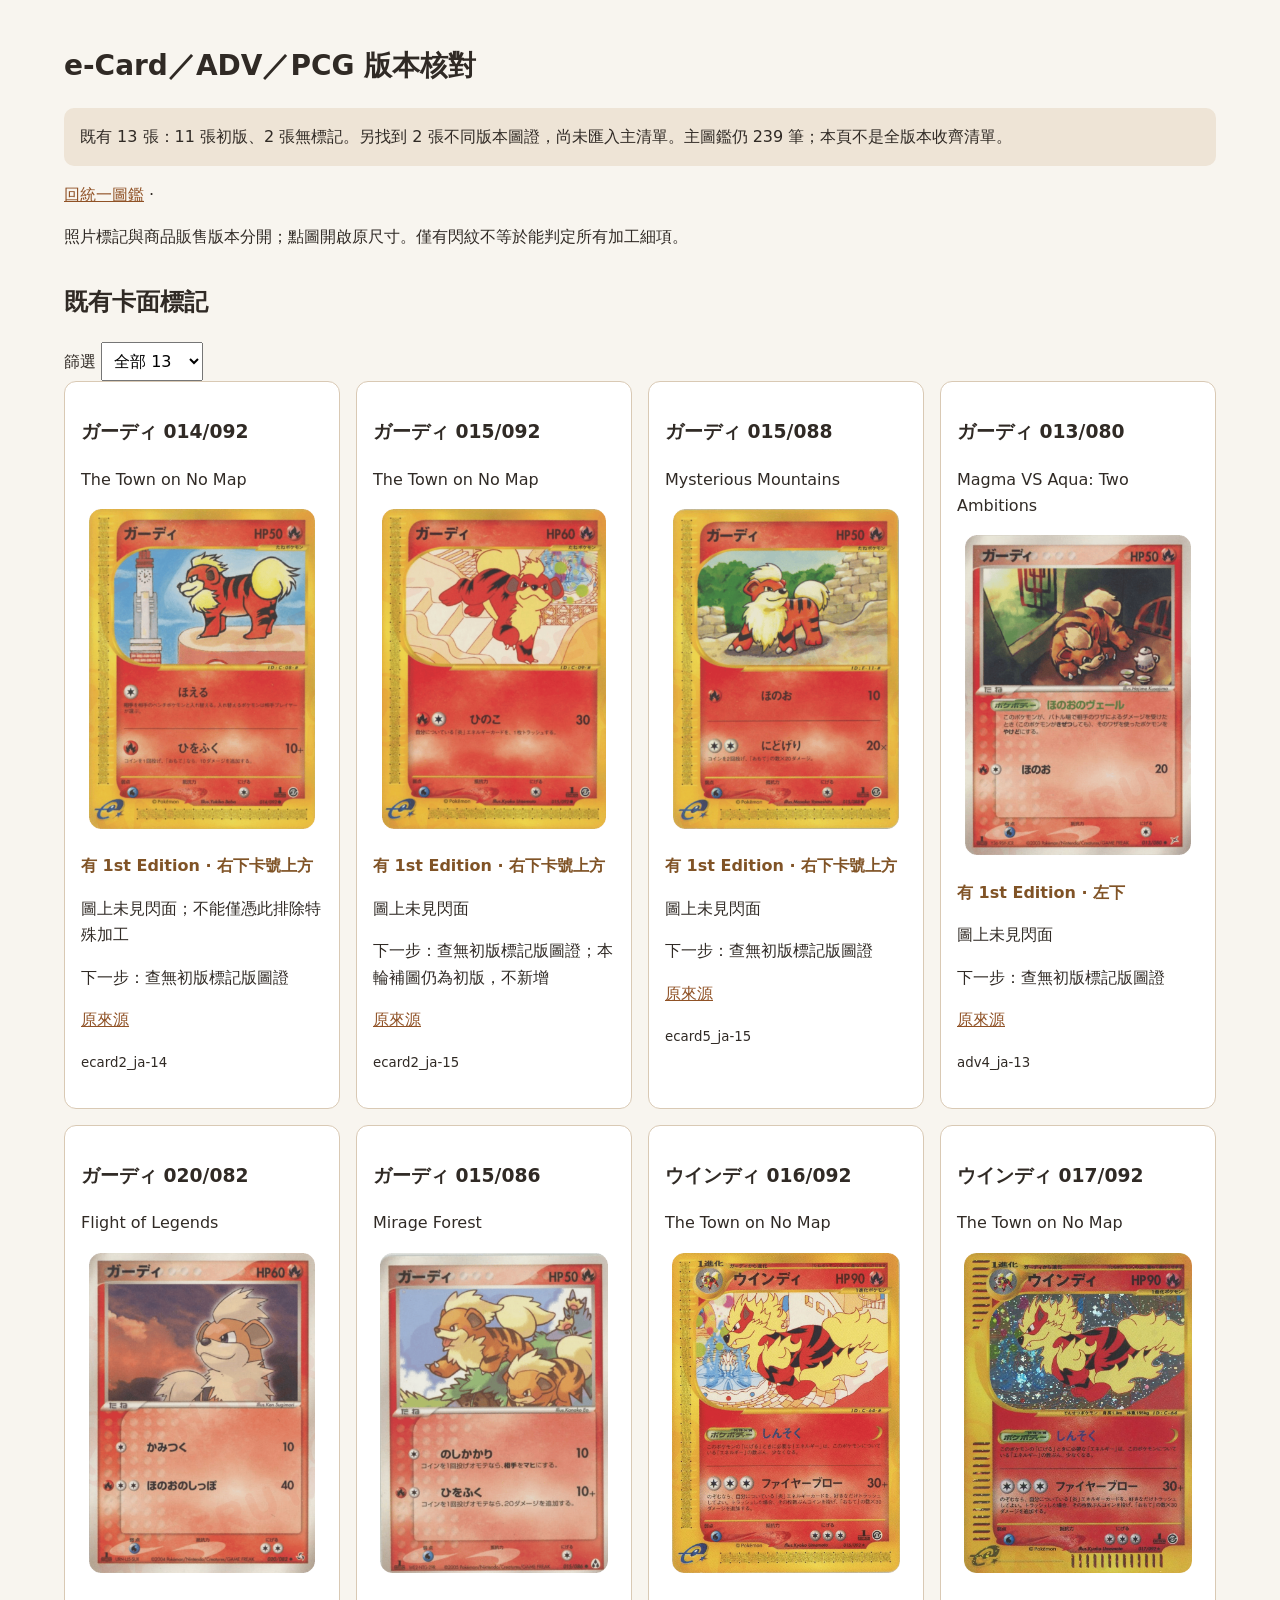
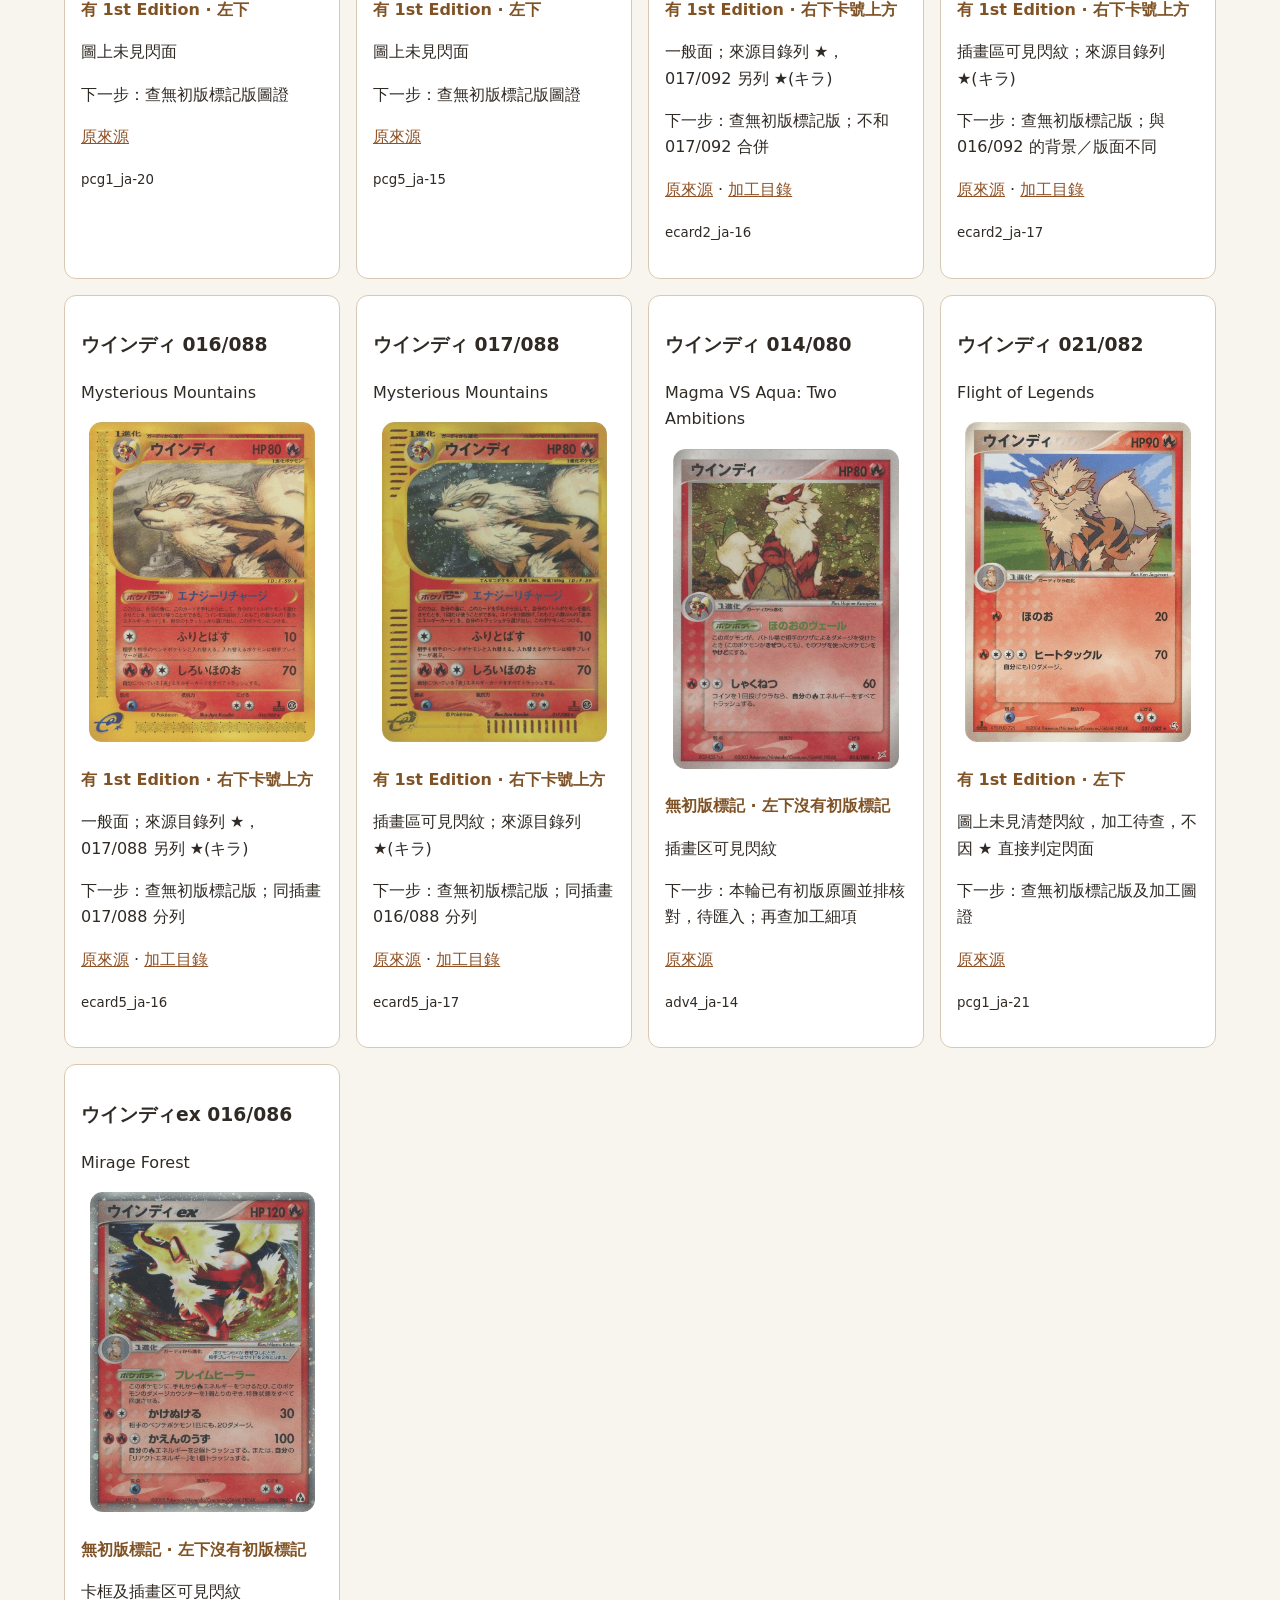
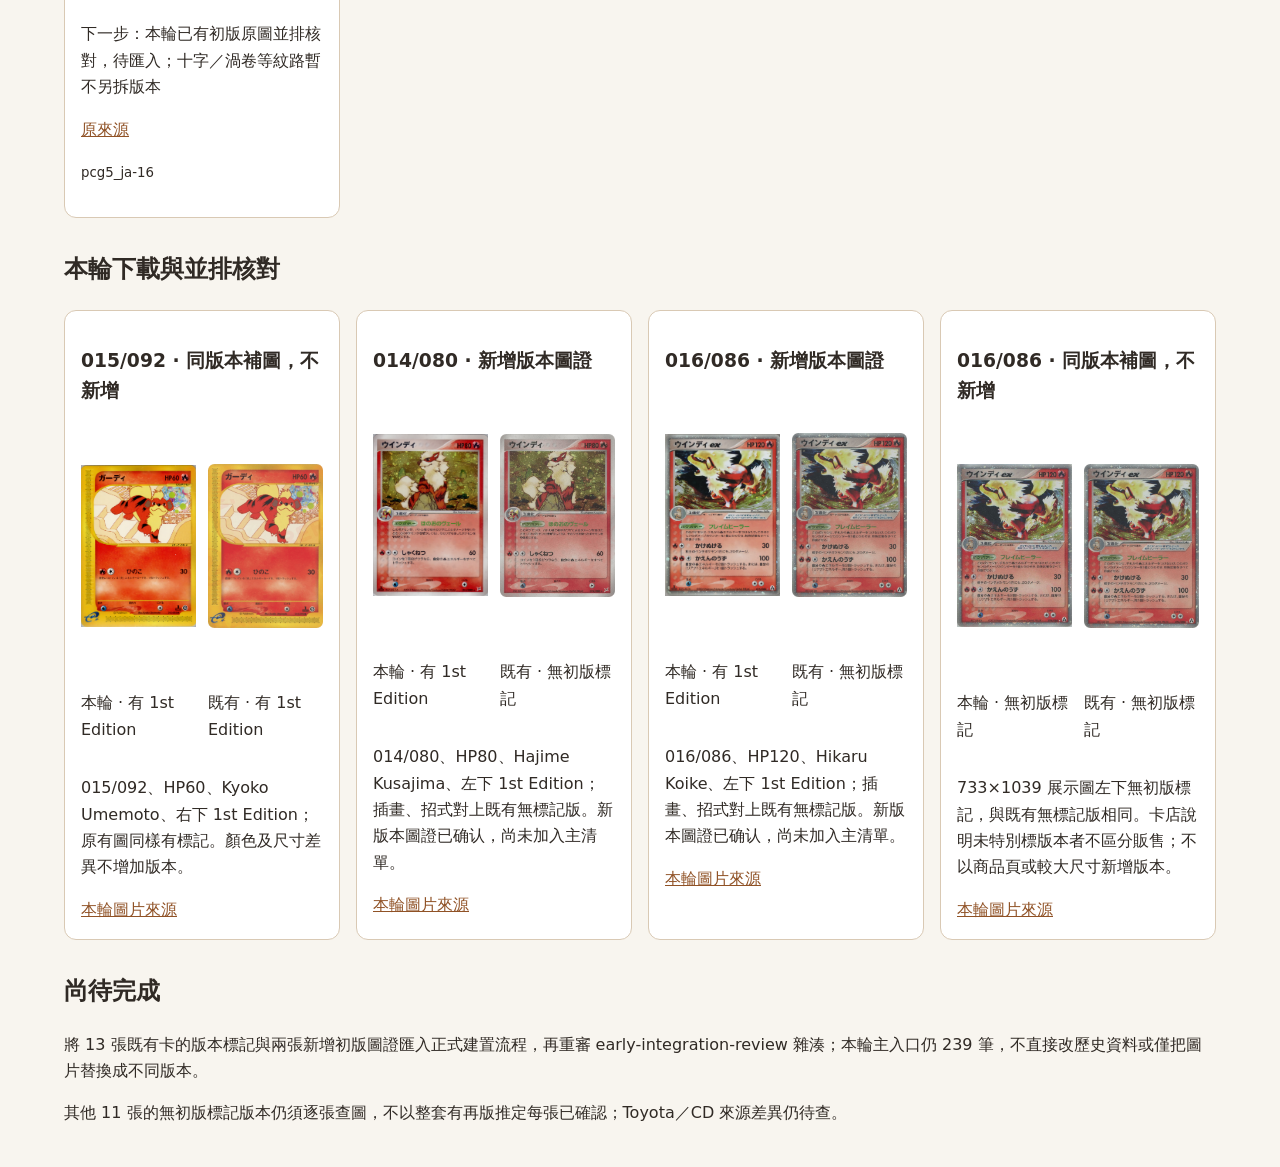
<file: reviews/versions/index.html>
<!doctype html><html lang="zh-Hant"><meta charset="utf-8"><meta name="viewport" content="width=device-width,initial-scale=1"><title>早期版本核對 · 13 張</title><style>*{box-sizing:border-box}body{margin:0;background:#f8f5ef;color:#302a25;font:16px/1.65 system-ui}main{max-width:1200px;padding:24px;margin:auto}a{color:#905226}h1{font-size:28px}.notice{background:#eee4d6;padding:16px;border-radius:10px}.grid{display:grid;grid-template-columns:repeat(auto-fit,minmax(260px,1fr));gap:16px}article{background:white;border:1px solid #d9c9b4;border-radius:12px;padding:16px;min-width:0}img{width:100%;height:320px;object-fit:contain}.pair{display:grid;grid-template-columns:1fr 1fr;gap:12px}.pair img{height:240px}.tag{font-weight:bold;color:#805326}small{overflow-wrap:anywhere}button,select{font:inherit;padding:8px}h2{margin-top:32px}@media(max-width:600px){main{padding:14px}.pair img{height:210px}h1{font-size:23px}}</style><main><h1>e-Card／ADV／PCG 版本核對</h1><p class="notice">既有 13 張：11 張初版、2 張無標記。另找到 2 張不同版本圖證，尚未匯入主清單。主圖鑑仍 239 筆；本頁不是全版本收齊清單。</p><p><a href="../../index.html">回統一圖鑑</a> · </p><p>照片標記與商品販售版本分開；點圖開啟原尺寸。僅有閃紋不等於能判定所有加工細項。</p><h2>既有卡面標記</h2><label>篩選 <select id="filter"><option value="all">全部 13</option><option value="present">初版 11</option><option value="absent">無標記 2</option></select></label><div class="grid" id="existing"><article data-mark="present"><h3>ガーディ 014/092</h3><p>The Town on No Map</p><a href="images/eb201fa0debafdce01bda6c39c98432543634110e601886832306d8edc4515cd.png" target="_blank" rel="noopener"><img src="images/eb201fa0debafdce01bda6c39c98432543634110e601886832306d8edc4515cd.png" alt="014/092"></a><p class="tag">有 1st Edition · 右下卡號上方</p><p>圖上未見閃面；不能僅憑此排除特殊加工</p><p>下一步：查無初版標記版圖證</p><a href="https://bulbapedia.bulbagarden.net/wiki/Growlithe_(Aquapolis_80)" target="_blank" rel="noopener">原來源</a><p><small>ecard2_ja-14</small></p></article><article data-mark="present"><h3>ガーディ 015/092</h3><p>The Town on No Map</p><a href="images/018f8ee572e54b3bee4ee40adaa7aded944fb7b88f11d5f5be816c495f0f8a16.png" target="_blank" rel="noopener"><img src="images/018f8ee572e54b3bee4ee40adaa7aded944fb7b88f11d5f5be816c495f0f8a16.png" alt="015/092"></a><p class="tag">有 1st Edition · 右下卡號上方</p><p>圖上未見閃面</p><p>下一步：查無初版標記版圖證；本輪補圖仍為初版，不新增</p><a href="https://bulbapedia.bulbagarden.net/wiki/Growlithe_(Aquapolis_51)" target="_blank" rel="noopener">原來源</a><p><small>ecard2_ja-15</small></p></article><article data-mark="present"><h3>ガーディ 015/088</h3><p>Mysterious Mountains</p><a href="images/82c35b66739cd088b4102df0eb3d6c44e50d851bbe40b6948fe0fd85067e299b.png" target="_blank" rel="noopener"><img src="images/82c35b66739cd088b4102df0eb3d6c44e50d851bbe40b6948fe0fd85067e299b.png" alt="015/088"></a><p class="tag">有 1st Edition · 右下卡號上方</p><p>圖上未見閃面</p><p>下一步：查無初版標記版圖證</p><a href="https://bulbapedia.bulbagarden.net/wiki/Growlithe_(Skyridge_62)" target="_blank" rel="noopener">原來源</a><p><small>ecard5_ja-15</small></p></article><article data-mark="present"><h3>ガーディ 013/080</h3><p>Magma VS Aqua: Two Ambitions</p><a href="images/b7410b8f61ea6a78f3b0cce68131eceac69002ca7752d3b6ce7903805e9ebe3a.png" target="_blank" rel="noopener"><img src="images/b7410b8f61ea6a78f3b0cce68131eceac69002ca7752d3b6ce7903805e9ebe3a.png" alt="013/080"></a><p class="tag">有 1st Edition · 左下</p><p>圖上未見閃面</p><p>下一步：查無初版標記版圖證</p><a href="https://bulbapedia.bulbagarden.net/wiki/Growlithe_(EX_Sandstorm_65)" target="_blank" rel="noopener">原來源</a><p><small>adv4_ja-13</small></p></article><article data-mark="present"><h3>ガーディ 020/082</h3><p>Flight of Legends</p><a href="images/29e199054abd9ee13d7c2ff8c74b8566b72fb11d36aaac5e7c9d3a233d9425ef.png" target="_blank" rel="noopener"><img src="images/29e199054abd9ee13d7c2ff8c74b8566b72fb11d36aaac5e7c9d3a233d9425ef.png" alt="020/082"></a><p class="tag">有 1st Edition · 左下</p><p>圖上未見閃面</p><p>下一步：查無初版標記版圖證</p><a href="https://bulbapedia.bulbagarden.net/wiki/Growlithe_(EX_FireRed_%26_LeafGreen_64)" target="_blank" rel="noopener">原來源</a><p><small>pcg1_ja-20</small></p></article><article data-mark="present"><h3>ガーディ 015/086</h3><p>Mirage Forest</p><a href="images/a50573f29c4efc3cebfef952125df2f3775cba7e149b44a707ba4a5cf15158ff.png" target="_blank" rel="noopener"><img src="images/a50573f29c4efc3cebfef952125df2f3775cba7e149b44a707ba4a5cf15158ff.png" alt="015/086"></a><p class="tag">有 1st Edition · 左下</p><p>圖上未見閃面</p><p>下一步：查無初版標記版圖證</p><a href="https://bulbapedia.bulbagarden.net/wiki/Growlithe_(EX_Legend_Maker_55)" target="_blank" rel="noopener">原來源</a><p><small>pcg5_ja-15</small></p></article><article data-mark="present"><h3>ウインディ 016/092</h3><p>The Town on No Map</p><a href="images/fda2cd569bb0cf41d1b84d4e17e2d2b25242a82e93b570baf1cd5b7ae6d1e5b3.png" target="_blank" rel="noopener"><img src="images/fda2cd569bb0cf41d1b84d4e17e2d2b25242a82e93b570baf1cd5b7ae6d1e5b3.png" alt="016/092"></a><p class="tag">有 1st Edition · 右下卡號上方</p><p>一般面；來源目錄列 ★，017/092 另列 ★(キラ)</p><p>下一步：查無初版標記版；不和 017/092 合併</p><a href="https://bulbapedia.bulbagarden.net/wiki/Arcanine_(Aquapolis_H2)" target="_blank" rel="noopener">原來源</a> · <a href="https://fukufuku-toreka.com/tradingcard/ポケモンカードゲーム-コレクションカード/" target="_blank" rel="noopener">加工目錄</a><p><small>ecard2_ja-16</small></p></article><article data-mark="present"><h3>ウインディ 017/092</h3><p>The Town on No Map</p><a href="images/db6b169b2fc31c314a64cdf35876ad0f9833fcd76e4907086abac38bb684593c.png" target="_blank" rel="noopener"><img src="images/db6b169b2fc31c314a64cdf35876ad0f9833fcd76e4907086abac38bb684593c.png" alt="017/092"></a><p class="tag">有 1st Edition · 右下卡號上方</p><p>插畫區可見閃紋；來源目錄列 ★(キラ)</p><p>下一步：查無初版標記版；與 016/092 的背景／版面不同</p><a href="https://bulbapedia.bulbagarden.net/wiki/Arcanine_(Aquapolis_H2)" target="_blank" rel="noopener">原來源</a> · <a href="https://fukufuku-toreka.com/tradingcard/ポケモンカードゲーム-コレクションカード/" target="_blank" rel="noopener">加工目錄</a><p><small>ecard2_ja-17</small></p></article><article data-mark="present"><h3>ウインディ 016/088</h3><p>Mysterious Mountains</p><a href="images/a9d0e2a9210ab8fa30d9b42b8b9fe698f211bc1764581df92b4fb07163658cce.png" target="_blank" rel="noopener"><img src="images/a9d0e2a9210ab8fa30d9b42b8b9fe698f211bc1764581df92b4fb07163658cce.png" alt="016/088"></a><p class="tag">有 1st Edition · 右下卡號上方</p><p>一般面；來源目錄列 ★，017/088 另列 ★(キラ)</p><p>下一步：查無初版標記版；同插畫 017/088 分列</p><a href="https://bulbapedia.bulbagarden.net/wiki/Arcanine_(Skyridge_H2)" target="_blank" rel="noopener">原來源</a> · <a href="https://fukufuku-toreka.com/tradingcard/ポケモンカードゲーム-コレクションカード/" target="_blank" rel="noopener">加工目錄</a><p><small>ecard5_ja-16</small></p></article><article data-mark="present"><h3>ウインディ 017/088</h3><p>Mysterious Mountains</p><a href="images/4934779a9ca322ac075e856705c588bde416291f34cb7730c5c80f1991a20fe2.png" target="_blank" rel="noopener"><img src="images/4934779a9ca322ac075e856705c588bde416291f34cb7730c5c80f1991a20fe2.png" alt="017/088"></a><p class="tag">有 1st Edition · 右下卡號上方</p><p>插畫區可見閃紋；來源目錄列 ★(キラ)</p><p>下一步：查無初版標記版；同插畫 016/088 分列</p><a href="https://bulbapedia.bulbagarden.net/wiki/Arcanine_(Skyridge_H2)" target="_blank" rel="noopener">原來源</a> · <a href="https://fukufuku-toreka.com/tradingcard/ポケモンカードゲーム-コレクションカード/" target="_blank" rel="noopener">加工目錄</a><p><small>ecard5_ja-17</small></p></article><article data-mark="absent"><h3>ウインディ 014/080</h3><p>Magma VS Aqua: Two Ambitions</p><a href="images/81bef601464552518dc14eabb456ef8c048cdf4534ac0d63bf11858ee4cacb01.png" target="_blank" rel="noopener"><img src="images/81bef601464552518dc14eabb456ef8c048cdf4534ac0d63bf11858ee4cacb01.png" alt="014/080"></a><p class="tag">無初版標記 · 左下沒有初版標記</p><p>插畫区可見閃紋</p><p>下一步：本輪已有初版原圖並排核對，待匯入；再查加工細項</p><a href="https://bulbapedia.bulbagarden.net/wiki/Arcanine_(EX_Sandstorm_15)" target="_blank" rel="noopener">原來源</a><p><small>adv4_ja-14</small></p></article><article data-mark="present"><h3>ウインディ 021/082</h3><p>Flight of Legends</p><a href="images/00458b16d9df4950d1dfd5608516641562a9866c03a60e8884869567256785cc.png" target="_blank" rel="noopener"><img src="images/00458b16d9df4950d1dfd5608516641562a9866c03a60e8884869567256785cc.png" alt="021/082"></a><p class="tag">有 1st Edition · 左下</p><p>圖上未見清楚閃紋，加工待查，不因 ★ 直接判定閃面</p><p>下一步：查無初版標記版及加工圖證</p><a href="https://bulbapedia.bulbagarden.net/wiki/Arcanine_(EX_FireRed_%26_LeafGreen_18)" target="_blank" rel="noopener">原來源</a><p><small>pcg1_ja-21</small></p></article><article data-mark="absent"><h3>ウインディex 016/086</h3><p>Mirage Forest</p><a href="images/4fe9f0d2ffcf75e183bd960604df8fa9dd179c3c8a40db6a7e506bde0ff6102e.png" target="_blank" rel="noopener"><img src="images/4fe9f0d2ffcf75e183bd960604df8fa9dd179c3c8a40db6a7e506bde0ff6102e.png" alt="016/086"></a><p class="tag">無初版標記 · 左下沒有初版標記</p><p>卡框及插畫区可見閃紋</p><p>下一步：本輪已有初版原圖並排核對，待匯入；十字／渦卷等紋路暫不另拆版本</p><a href="https://bulbapedia.bulbagarden.net/wiki/Arcanine_ex_(EX_Legend_Maker_83)" target="_blank" rel="noopener">原來源</a><p><small>pcg5_ja-16</small></p></article></div><h2>本輪下載與並排核對</h2><div class="grid" id="candidates"><article><h3>015/092 · 同版本補圖，不新增</h3><div class="pair"><div><a href="images/6e98574b3cfa973e8acabe927abd854b9fa6a1d7a98fe38b1d5310a3161b7964.png" target="_blank" rel="noopener"><img src="images/6e98574b3cfa973e8acabe927abd854b9fa6a1d7a98fe38b1d5310a3161b7964.png" alt="015/092"></a><p>本輪 · 有 1st Edition</p></div><div><a href="images/018f8ee572e54b3bee4ee40adaa7aded944fb7b88f11d5f5be816c495f0f8a16.png" target="_blank" rel="noopener"><img src="images/018f8ee572e54b3bee4ee40adaa7aded944fb7b88f11d5f5be816c495f0f8a16.png" alt="015/092"></a><p>既有 · 有 1st Edition</p></div></div><p>015/092、HP60、Kyoko Umemoto、右下 1st Edition；原有圖同樣有標記。顏色及尺寸差異不增加版本。</p><a href="https://pcg-search.com/card/e/e2015.php" target="_blank" rel="noopener">本輪圖片來源</a></article><article><h3>014/080 · 新增版本圖證</h3><div class="pair"><div><a href="images/15cca42c1adac9bf3320d9e999d6a9c95098bb75076eb23683990ebb47eeff6a.png" target="_blank" rel="noopener"><img src="images/15cca42c1adac9bf3320d9e999d6a9c95098bb75076eb23683990ebb47eeff6a.png" alt="014/080"></a><p>本輪 · 有 1st Edition</p></div><div><a href="images/81bef601464552518dc14eabb456ef8c048cdf4534ac0d63bf11858ee4cacb01.png" target="_blank" rel="noopener"><img src="images/81bef601464552518dc14eabb456ef8c048cdf4534ac0d63bf11858ee4cacb01.png" alt="014/080"></a><p>既有 · 無初版標記</p></div></div><p>014/080、HP80、Hajime Kusajima、左下 1st Edition；插畫、招式對上既有無標記版。新版本圖證已确认，尚未加入主清單。</p><a href="https://pcg-search.com/card/adv/advex1014.php" target="_blank" rel="noopener">本輪圖片來源</a></article><article><h3>016/086 · 新增版本圖證</h3><div class="pair"><div><a href="images/34ed6c28d6da29f31d9bba09162b5535e0e0e6cf57854628b30d24e732d85b36.png" target="_blank" rel="noopener"><img src="images/34ed6c28d6da29f31d9bba09162b5535e0e0e6cf57854628b30d24e732d85b36.png" alt="016/086"></a><p>本輪 · 有 1st Edition</p></div><div><a href="images/4fe9f0d2ffcf75e183bd960604df8fa9dd179c3c8a40db6a7e506bde0ff6102e.png" target="_blank" rel="noopener"><img src="images/4fe9f0d2ffcf75e183bd960604df8fa9dd179c3c8a40db6a7e506bde0ff6102e.png" alt="016/086"></a><p>既有 · 無初版標記</p></div></div><p>016/086、HP120、Hikaru Koike、左下 1st Edition；插畫、招式對上既有無標記版。新版本圖證已确认，尚未加入主清單。</p><a href="https://pcg-search.com/card/pcg/pcg5016.php" target="_blank" rel="noopener">本輪圖片來源</a></article><article><h3>016/086 · 同版本補圖，不新增</h3><div class="pair"><div><a href="images/a0d35b6e2f1f118573157b3798e7b980f88509623050fb8a1ee5dad6dd553f3d.jpg" target="_blank" rel="noopener"><img src="images/a0d35b6e2f1f118573157b3798e7b980f88509623050fb8a1ee5dad6dd553f3d.jpg" alt="016/086"></a><p>本輪 · 無初版標記</p></div><div><a href="images/4fe9f0d2ffcf75e183bd960604df8fa9dd179c3c8a40db6a7e506bde0ff6102e.png" target="_blank" rel="noopener"><img src="images/4fe9f0d2ffcf75e183bd960604df8fa9dd179c3c8a40db6a7e506bde0ff6102e.png" alt="016/086"></a><p>既有 · 無初版標記</p></div></div><p>733×1039 展示圖左下無初版標記，與既有無標記版相同。卡店說明未特別標版本者不區分販售；不以商品頁或較大尺寸新增版本。</p><a href="https://www.hareruya2.com/products/9014095315264" target="_blank" rel="noopener">本輪圖片來源</a></article></div><h2>尚待完成</h2><p>將 13 張既有卡的版本標記與兩張新增初版圖證匯入正式建置流程，再重審 early-integration-review 雜湊；本輪主入口仍 239 筆，不直接改歷史資料或僅把圖片替換成不同版本。</p><p>其他 11 張的無初版標記版本仍須逐張查圖，不以整套有再版推定每張已確認；Toyota／CD 來源差異仍待查。</p></main><script>document.getElementById('filter').addEventListener('change',e=>{for(const row of document.querySelectorAll('#existing article'))row.hidden=e.target.value!=='all'&&row.dataset.mark!==e.target.value;});</script></html>
</file>
